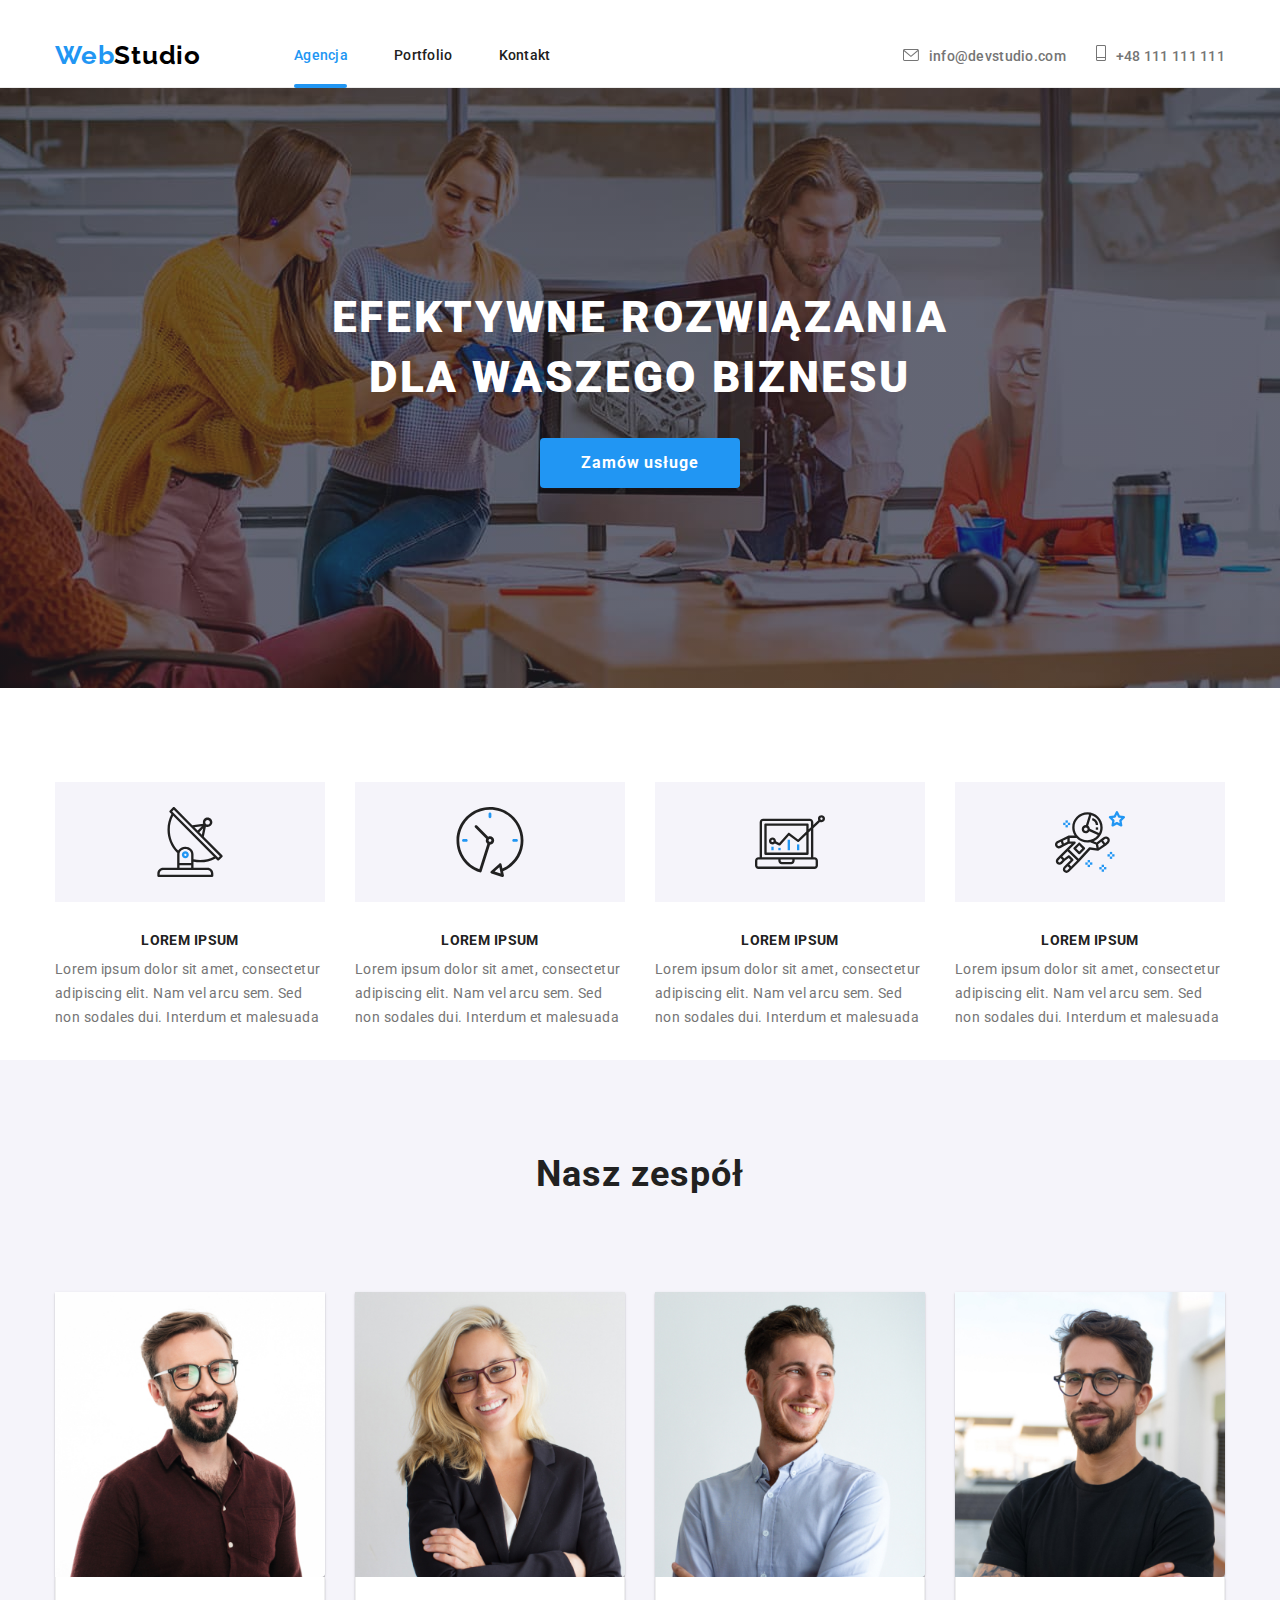
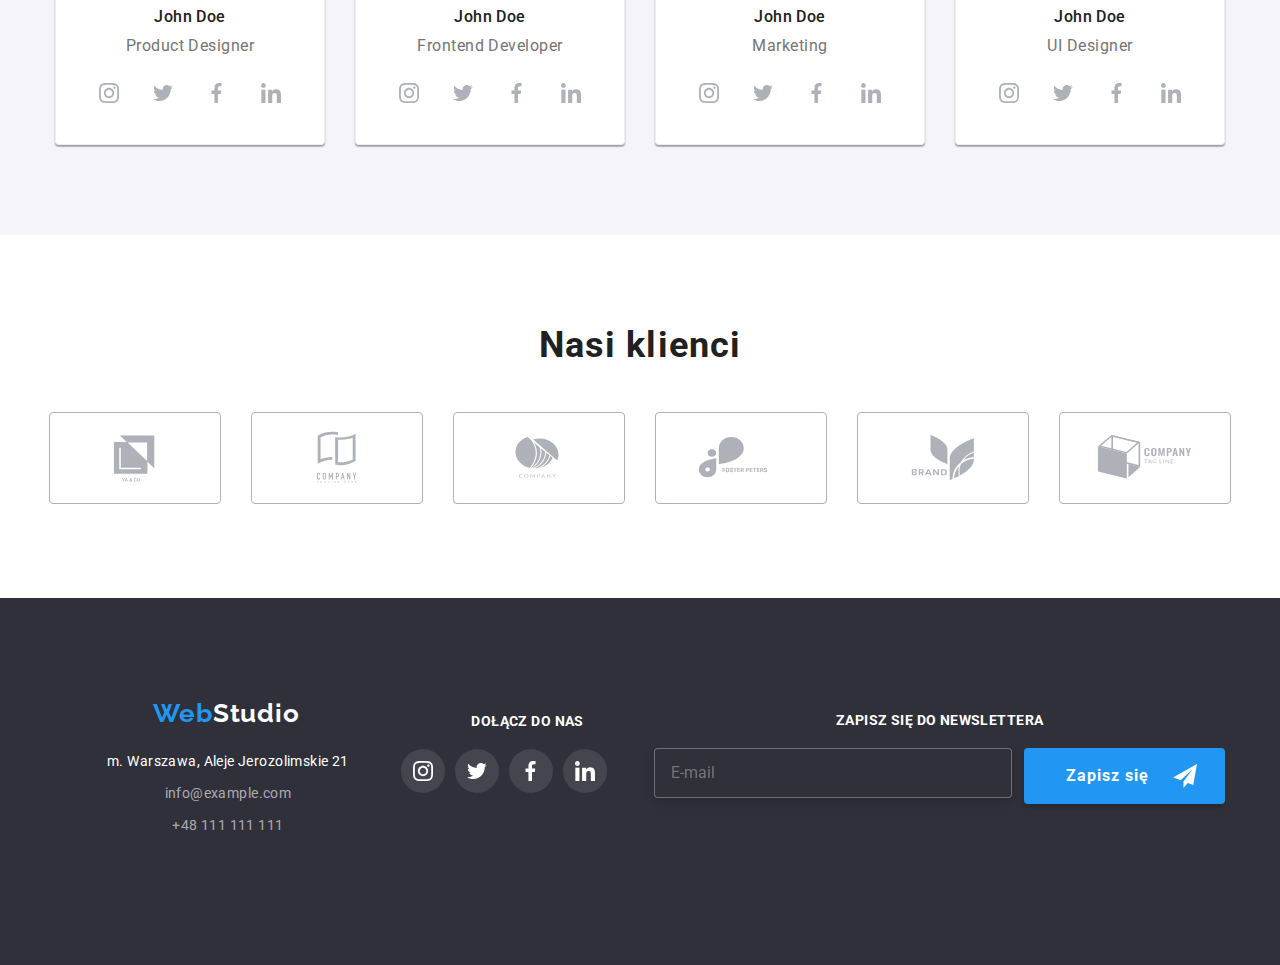
<file: index.html>
<!DOCTYPE html>
<html lang="en">

<head>
  <meta charset="UTF-8" />
  <meta http-equiv="X-UA-Compatible" content="IE=edge" />
  <meta name="viewport" content="width=device-width, initial-scale=1.0" />
  <title>Studio</title>

  <link rel="preconnect" href="https://fonts.googleapis.com">
  <link rel="preconnect" href="https://fonts.gstatic.com" crossorigin>
  <link href="https://fonts.googleapis.com/css2?family=Raleway:wght@700&display=swap" rel="stylesheet">
  <link rel="preconnect" href="https://fonts.googleapis.com">
  <link rel="preconnect" href="https://fonts.googleapis.com">
  <link rel="preconnect" href="https://fonts.gstatic.com" crossorigin>
  <link href="https://fonts.googleapis.com/css2?family=Roboto:wght@300;500;700;900&display=swap" rel="stylesheet">
  <link rel="preconnect" href="https://fonts.gstatic.com" crossorigin>
  <link href="https://fonts.googleapis.com/css2?family=Raleway:wght@700&display=swap" rel="stylesheet">
  <link rel="stylesheet"
    href="https://cdnjs.cloudflare.com/ajax/libs/modern-normalize/0.7.0/modern-normalize.min.css" />
  <link rel="stylesheet" href="./css/main.min.css">
</head>

<body>
   <header class="header">
    <div class="container">
    <div class="header__container">
      <a class="logo" href="index.html"><span class="logo__web">Web</span><span class="logo__studio">Studio</a></span>
      <div class="hamburger-menu">
        <div class="line line-1"></div>
        <div class="line line-2"></div>
        <div class="line line-3"></div>
      </div>
      <div class="navbar">
      <nav>
      
        <ul class="nav list">
          <li class="nav__item">
            <a class="nav__link nav__link--active" href="index.html">Agencja</a>
          </li>
          <li class="nav__item">
            <a class="nav__link" href="portfolio.html">Portfolio</a>
          </li>
          <li class="nav__item">
            <a class="nav__link" href="#">Kontakt</a>
          </li>
        </ul>
      </nav>
     
      <ul class="contact contact__top list ">
        <li class="contact__item">
          <a class="contact__link contact__link-mail" href="mailto:"><svg class="contact-envelope__icon">
              <use href="./images/icons/icons.svg#icon-envelope"></use>
            </svg>info@devstudio.com

          </a>
        </li>
        <li class="contact__item">
          <a href="tel:" class="contact__link contact-top__link"><svg class="contact-phone__icon">
              <use href="./images/icons/icons.svg#icon-phone"></use>
            </svg>+48 111 111 111</a>
        </li>
      </ul>
      <ul class="header__social list">
        <li class="header__social-item">
         
          <a class="header__social-link" href="#">Instagram</a></li>
        <li class="header__social-item">
          <a class="header__social-link" href="#">Twitter</a></li>
        <li class="header__social-item">
          <a class="header__social-link" href="#">Facebook</a></li>
        <li class="header__social-item">
          <a class="header__social-link" href="#">LinkedIn</a></li>
        
      </ul>
      </div>
    </div>
    </div>
    <div class="header__line"></div>
  </header> 
  <main>
    <section class="hero">
      <div class="container">
        <h1 class="hero__title">EFEKTYWNE ROZWIĄZANIA<br> DLA WASZEGO BIZNESU</h1>
        <button class="hero__button" type="button" data-modal-open>Zamów usługe</button>
      </div>
    </section>
    <section class="lorem-ipsum">
      <div class="container">
        <ul class="lorem-ipsum__list list">
          <li class="lorem-ipsum__item">
            <div class="lorem-ipsum__icon">
              <svg width="70px" height="70px">
                <use href="./images/icons/icons.svg#icon-satelite"></use>
              </svg>
            </div>
            <p class="lorem-ipsum__header">LOREM IPSUM</p>
            <p class="lorem-ipsum__description">
              Lorem ipsum dolor sit amet, consectetur adipiscing elit. Nam vel
              arcu sem. Sed non sodales dui. Interdum et malesuada
            </p>
          </li>
          <li class="lorem-ipsum__item">
            <div class="lorem-ipsum__icon"><svg width="70px" height="70px">
                <use href="./images/icons/icons.svg#icon-circle"></use>
              </svg></div>
            <p class="lorem-ipsum__header">LOREM IPSUM</p>
            <p class="lorem-ipsum__description">
              Lorem ipsum dolor sit amet, consectetur adipiscing elit. Nam vel
              arcu sem. Sed non sodales dui. Interdum et malesuada
            </p>
          </li>
          <li class="lorem-ipsum__item">
            <div class="lorem-ipsum__icon"><svg width="70" height="70px">
                <use href="./images/icons/icons.svg#icon-computer"></use>
              </svg></div>
            <p class="lorem-ipsum__header">LOREM IPSUM</p>
            <p class="lorem-ipsum__description">
              Lorem ipsum dolor sit amet, consectetur adipiscing elit. Nam vel
              arcu sem. Sed non sodales dui. Interdum et malesuada
            </p>
          </li>
          <li class="lorem-ipsum__item">
            <div class="lorem-ipsum__icon"><svg width="70" height="70">
                <use href="./images/icons/icons.svg#icon-astronaut-1"></use>
              </svg></div>
            <p class="lorem-ipsum__header">LOREM IPSUM</p>
            <p class="lorem-ipsum__description">
              Lorem ipsum dolor sit amet, consectetur adipiscing elit. Nam vel
              arcu sem. Sed non sodales dui. Interdum et malesuada
            </p>
          </li>
        </ul>
      </div>
    </section>
   <section class="about-us section">
      <div class="container">
        <h2 class="secondary-title">Czym się zajmujemy</h2>
        <ul class="about-us__list list">
          
            <li class="about-us__item">
              <img class="about-us__img" src="images/img1.jpg" alt="czlowiek piszący na klawiaturze" width="370"
                height="294" />
              <h3 class="about-us__header">
                
                  APLIKACJE KOMPUTEROWE
                
              
          
          </li>

          <li class="about-us__item">
              <img class="about-us__img" src="images/img2.jpg" alt="czlowiek używający telefonu i komputera" width="370"
                height="294" />
              <h3 class="about-us__header">
                
                  APLIKACJE MOBILNE
                
              
            
          </li>
          <li class="about-us__item">
              <img class="about-us__img" src="images/img3.jpg" alt="czlowiek używający tableta" width="370"
                height="294" />
              <h3 class="about-us__header">
                
                  ROZWIĄZANIA GRAFICZNE
               
            
          </li>
        </ul>
      </div>
    </section> 
    <section class="our-team section">
      <div class="container">
        <h2 class="secondary-title">Nasz zespół</h2>
        <ul class="our-team__list list">
          <li class="our-team__item">
            <img class="our-team__img" 
            src="./images/img4.jpg" 
            srcset="
            ./images/tablet/employee-tablet.jpg 354w,
            ./images/tablet/employee-tablet@2x.jpg 2x,
            ./images/mobile/employee-mobile.jpg 450w,
            ./images/mobile/employee-mobile@2x.jpg 2x,
            "
            sizes="(min-width: 768px) 354px,(min-width: 320px) 450px,"
            alt="Pracownik" 
             
            />
            <div class="our-team__wrap">
              <p class="our-team__name">John Doe</p>
              <p class="our-team__description">Product Designer</p>
              <div>
                <ul class="list our-team__icon-list">
                  <li class="our-team__item-icon"><a class="our-team__link" href="#"><svg class="social-icon">
                        <use href="./images/icons/icons.svg#icon-instagram"></use>
                      </svg></a></li>
                  <li class="our-team__item-icon"><a class="our-team__link" href="#"><svg class="social-icon">
                        <use href="./images/icons/icons.svg#icon-twitter"></use>
                      </svg></a></li>
                  <li class="our-team__item-icon"><a class="our-team__link" href="#"><svg class="social-icon">
                        <use href="./images/icons/icons.svg#icon-facebook"></use>
                      </svg></a></li>
                  <li class="our-team__item-icon"><a class="our-team__link" href="#"><svg class="social-icon">
                        <use href="./images/icons/icons.svg#icon-linkedin"></use>
                      </svg></a></li>
                </ul>
              </div>
            </div>
          </li>
          <li class="our-team__item">
            <img class="our-team__img"
             src="./images/img5.jpg" 
             srcset="
            ./images/tablet/employee-tablet-2.jpg 354w,
            ./images/tablet/employee-tablet-2@2x.jpg 2x,
            ./images/mobile/employee-mobile-2.jpg 450w,
            ./images/mobile/employee-mobile-2@2x.jpg 2x,
            "
            sizes="(min-width: 768px) 354px,(min-width: 320px) 450px,"
             alt="Pracownik" 
             />
            <div class="our-team__wrap">
              <p class="our-team__name">John Doe</p>
              <p class="our-team__description">Frontend Developer</p>
              <div>
                <ul class="list our-team__icon-list">
                  <li class="our-team__item-icon"><a class="our-team__link" href="#"><svg class="social-icon">
                        <use href="./images/icons/icons.svg#icon-instagram"></use>
                      </svg></a></li>
                  <li class="our-team__item-icon"><a class="our-team__link" href="#"><svg class="social-icon">
                        <use href="./images/icons/icons.svg#icon-twitter"></use>
                      </svg></a></li>
                  <li class="our-team__item-icon"><a class="our-team__link" href="#"><svg class="social-icon">
                        <use href="./images/icons/icons.svg#icon-facebook"></use>
                      </svg></a></li>
                  <li class="our-team__item-icon"><a class="our-team__link" href="#"><svg class="social-icon">
                        <use href="./images/icons/icons.svg#icon-linkedin"></use>
                      </svg></a></li>
                </ul>
              </div>
            </div>
          </li>
          <li class="our-team__item">
            <img class="our-team__img" 
            src="./images/img6.jpg" 
            srcset="
            ./images/tablet/employee-tablet-3.jpg 354w,
            ./images/tablet/employee-tablet-3@2x.jpg 2x,
            ./images/mobile/employee-mobile-3.jpg 450w,
            ./images/mobile/employee-mobile-3@2x.jpg 2x,
            "
            sizes="(min-width: 768px) 354px,(min-width: 320px) 450px,"
            alt="Pracownik" 
             />
            <div class="our-team__wrap">
              <p class="our-team__name">John Doe</p>
              <p class="our-team__description">Marketing</p>
              <div>
                <ul class="list our-team__icon-list">
                  <li class="our-team__item-icon"><a class="our-team__link" href="#"><svg class="social-icon">
                        <use href="./images/icons/icons.svg#icon-instagram"></use>
                      </svg></a></li>
                  <li class="our-team__item-icon"><a class="our-team__link" href="#"><svg class="social-icon">
                        <use href="./images/icons/icons.svg#icon-twitter"></use>
                      </svg></a></li>
                  <li class="our-team__item-icon"><a class="our-team__link" href="#"><svg class="social-icon">
                        <use href="./images/icons/icons.svg#icon-facebook"></use>
                      </svg></a></li>
                  <li class="our-team__item-icon"><a class="our-team__link" href="#"><svg class="social-icon">
                        <use href="./images/icons/icons.svg#icon-linkedin"></use>
                      </svg></a></li>
                </ul>
              </div>
            </div>

          </li>
          <li class="our-team__item">
            <img class="our-team__img" 
            src="./images/img7.jpg" 
            srcset="
            ./images/tablet/employee-tablet-4.jpg 354w,
            ./images/tablet/employee-tablet-4@2x.jpg 2x,
            ./images/mobile/employee-mobile-4.jpg 450w,
            ./images/mobile/employee-mobile-4@2x.jpg 2x,
            "
            sizes="(min-width: 768px) 354px,(min-width: 320px) 450px,"
            alt="Pracownik" 
             />
            <div class="our-team__wrap">
              <p class="our-team__name">John Doe</p>
              <p class="our-team__description">UI Designer</p>
              <div>
                <ul class="list our-team__icon-list">
                  <li class="our-team__item-icon"><a class="our-team__link" href="#"><svg class="social-icon">
                        <use href="./images/icons/icons.svg#icon-instagram"></use>
                      </svg></a></li>
                  <li class="our-team__item-icon"><a class="our-team__link" href="#"><svg class="social-icon">
                        <use href="./images/icons/icons.svg#icon-twitter"></use>
                      </svg></a></li>
                  <li class="our-team__item-icon"><a class="our-team__link" href="#"><svg class="social-icon">
                        <use href="./images/icons/icons.svg#icon-facebook"></use>
                      </svg></a></li>
                  <li class="our-team__item-icon"><a class="our-team__link" href="#"><svg class="social-icon">
                        <use href="./images/icons/icons.svg#icon-linkedin"></use>
                      </svg></a></li>
                </ul>
              </div>
            </div>

          </li>
        </ul>
      </div>
    </section> 
 <section class="clients section">
      <div class="container">
        <h2 class="clients__title">Nasi klienci</h2>
        <ul class="clients__list list">
          <li class="clients__item"><a class="clients__link" href="#"><svg class="client-icon">
                <use href="./images/icons/icons.svg#icon-logo"></use>
              </svg></a></li>
          <li class="clients__item"><a class="clients__link" href="#"><svg class="client-icon">
                <use href="./images/icons/icons.svg#icon-logo-1"></use>
              </svg></a></li>
          <li class="clients__item"><a class="clients__link" href="#"><svg class="client-icon">
                <use href="./images/icons/icons.svg#icon-logo-2"></use>
              </svg></a></li>
          <li class="clients__item"><a class="clients__link" href="#"><svg class="client-icon">
                <use href="./images/icons/icons.svg#icon-logo-3"></use>
              </svg></a></li>
          <li class="clients__item"><a class="clients__link" href="#"><svg class="client-icon">
                <use href="./images/icons/icons.svg#icon-logo-4"></use>
              </svg></a></li>
          <li class="clients__item"><a class="clients__link" href="#"><svg class="client-icon">
                <use href="./images/icons/icons.svg#icon-logo-5"></use>
              </svg></a></li>
        </ul>
      </div>
    </section>
  </main>
  <footer class="footer">
    <div class="container">
      <div class="footer__left-side">
        <a class="logo footer__logo" href="WebStudio"><span class="logo__web">Web</span><span
            class="logo-footer__studio">Studio</a></span>
        <address>
          <ul class="footer-left__list">
            <li class="footer__list-item">

              <a class="contact contact__address" href="https://goo.gl/maps/EpboLFkDeiHd2VRH7">m. Warszawa, Aleje
                Jerozolimskie 21</a>
            </li>
            <li class="footer__list-item"><a class=" contact" href="mailto:">info@example.com</a></li>
            <li class="footer__list-item"><a class=" contact" href="tel:">+48 111 111 111</a></li>
          </ul>
        </address>
      </div>
      <div class="footer__right-side">
        <h3 class="footer__title">DOŁĄCZ DO NAS</h3>
        <ul class="footer-right__list list">
          <li class="footer__item"><a class="footer__link" href="#"><svg class="footer-icons">
                <use href="./images/icons/icons.svg#icon-instagram"></use>
              </svg></a></li>
          <li class="footer__item"><a class="footer__link" href="#"><svg class="footer-icons">
                <use href="./images/icons/icons.svg#icon-twitter"></use>
              </svg></a></li>
          <li class="footer__item"><a class="footer__link" href="#"><svg class="footer-icons">
                <use href="./images/icons/icons.svg#icon-facebook"></use>
              </svg></a></li>
          <li class="footer__item"><a class="footer__link" href="#"><svg class="footer-icons">
                <use href="./images/icons/icons.svg#icon-linkedin"></use>
              </svg></a></li>
        </ul>
      </div>
      <div class="footer__container">
        <p class="footer__sign-in">ZAPISZ SIĘ DO NEWSLETTERA</p>
        <form class="newsletter__form" action="#">
          <input class="footer__input" type="email" placeholder="E-mail">
          <button class="send-button" type="submit">Zapisz się
            <svg class="send-icon">
              <use href="./images/icons/icons3.svg#icon-icon-send"></use>
            </svg></button>
        </form>
      </div>
    </div>
  </footer>
  <div class="backdrop is-hidden" data-modal>
    <div class="modal">
      <button type="button" class="modal__button-close" data-modal-close>
        <svg class="modal__icon-close">
          <use href="./images/icons/icons2.svg#icon-close"></use>
        </svg>
      </button>
      <h2 class="modal-form__header">Zostaw swoje dane w formularzu poniżej</h2>
      <form action="#" class="modal__form">

        <div class="modal-form__field"> <label for="user_name">Imie</label>
          <span class="modal-form__input-wrapper">
            <input type="text" name="user_name" class="modal-form__input" id="user_name" />
            <span class="modal-form__icon">
              <svg class="modal__icon">
                <use href="./images/icons/icons2.svg#icon-person-black">
                </use>
              </svg> </span> </span>
        </div>

        <div class="modal-form__field">
          <label for="tel">Telefon</label>
          <span class="modal-form__input-wrapper">
            <input type="text" name="tel" class="modal-form__input" id="tel" />
            <span class="modal-form__icon">
              <svg class="modal__icon">
                <use href="./images/icons/icons2.svg#icon-phone-black">
                </use>
              </svg> </span> </span>
        </div>

        <div class="modal-form__field">
          <label for="email">Email</label>
          <span class="modal-form__input-wrapper">
            <input type="email" name="tel" class="modal-form__input" id="email" />
            <span class="modal-form__icon">
              <svg class="modal__icon">
                <use href="./images/icons/icons2.svg#icon-email-black">
                </use>
              </svg> </span> </span>
        </div>

        <div class="modal-form__field">
          <label for="user-message">Komentarz
            <span class="modal-form__input-wrapper">
              <textarea class="modal-form__message" name="user-message" id="user-message" placeholder="Wprowadź tekst"
                id="#" cols="30" rows="10"></textarea>
            </span>
          </label>
        </div>

        <div class="user-policy__wrap">
          <input id="user-policy" class="modal-form__policy " type="checkbox" name="user-policy" value="accept-policy">
          <div class="modal-form__policy-text"><label for="user-policy"> Oświadczam iż akceptuję <a class="rules"
                href="#">Regulamin</a> i <a class="rules" href="#">Politykę Prywatności.</a></label>
          </div>
        </div>
        <button type="submit" class="modal-form__button">Wyślij

        </button>
      </form>
    </div>
  </div>
  <script src="./js/modal.js">
  
  </script>
  <script src="./js/menu-mobile.js"> </script>
</body>

</html>
</file>
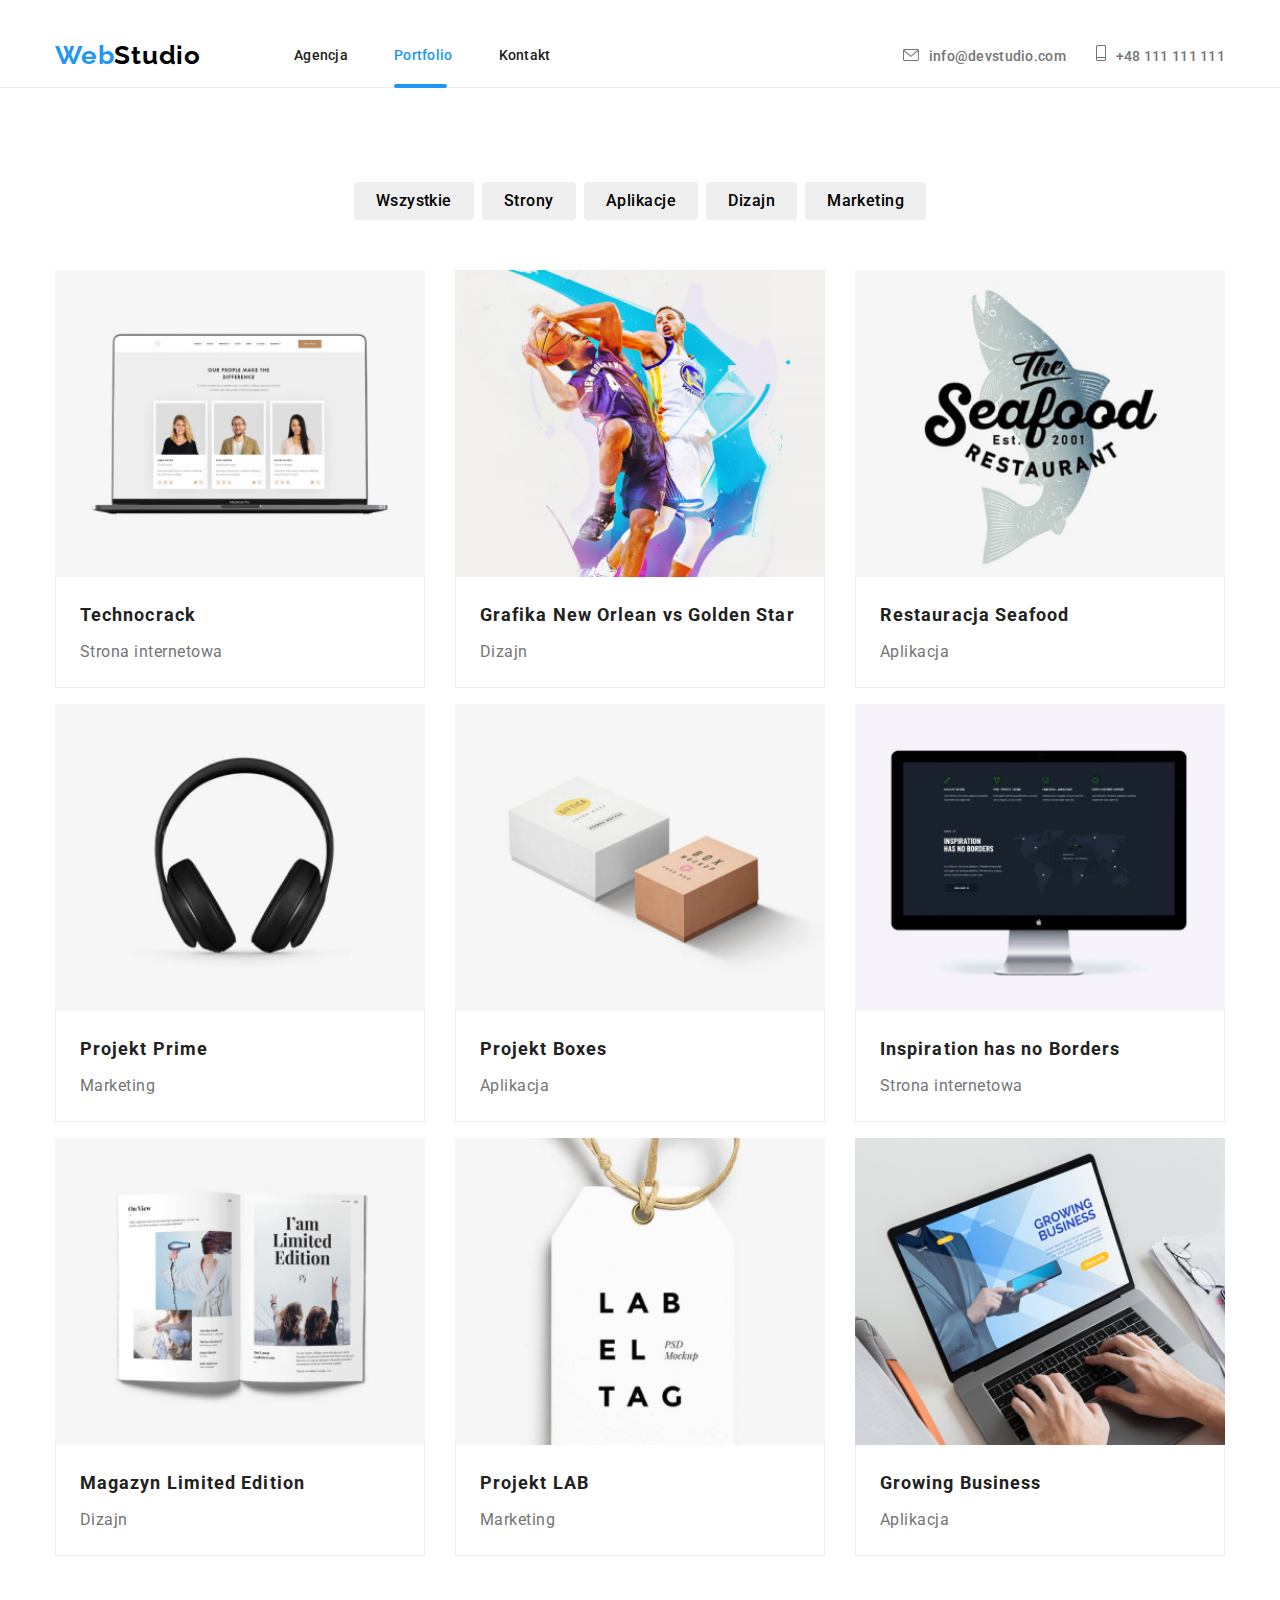
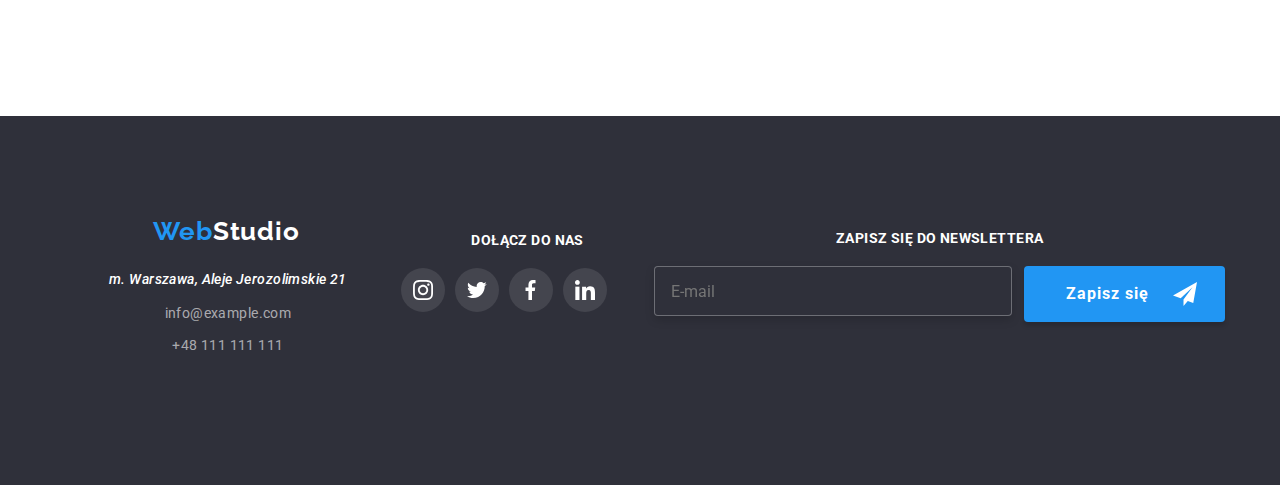
<file: portfolio.html>
<!DOCTYPE html>
<html lang="en">

<head>
  <meta charset="UTF-8" />
  <meta http-equiv="X-UA-Compatible" content="IE=edge" />
  <meta name="viewport" content="width=device-width, initial-scale=1.0" />
  <title>Portfolio</title>

  <link rel="preconnect" href="https://fonts.googleapis.com">
  <!-- Raleway-->
  <link rel="preconnect" href="https://fonts.gstatic.com" crossorigin>
  <link href="https://fonts.googleapis.com/css2?family=Raleway:wght@700&display=swap" rel="stylesheet">
  <!-- roboto -->
  <link rel="preconnect" href="https://fonts.googleapis.com">
  <link rel="preconnect" href="https://fonts.gstatic.com" crossorigin>
  <link href="https://fonts.googleapis.com/css2?family=Roboto:wght@300;500;700;900&display=swap" rel="stylesheet">
  <link rel="preconnect" href="https://fonts.googleapis.com">
  <link rel="preconnect" href="https://fonts.gstatic.com" crossorigin>
  <link href="https://fonts.googleapis.com/css2?family=Raleway:wght@700&family=Roboto:wght@400;500;700;900&display=swap"
    rel="stylesheet">
  <link rel="stylesheet"
    href="https://cdnjs.cloudflare.com/ajax/libs/modern-normalize/0.7.0/modern-normalize.min.css" />
  <link rel="stylesheet" href="./css/main.min.css">
</head>

<body>
  <header class="header">
    <div class="container">
      <div class="header__container">
      <a class="logo" href="index.html"><span class="logo__web">Web</span><span class="logo__studio">Studio</a></span>
     <div class="hamburger-menu">
        <div class="line line-1"></div>
        <div class="line line-2"></div>
        <div class="line line-3"></div>
      </div>
      <div class="navbar">
      <nav>
      
        <ul class="nav list">
          <li class="nav__item">
            <a class="nav__link nav__link" href="index.html">Agencja</a>
          </li>
          <li class="nav__item">
            <a class="nav__link nav__link--active" href="portfolio.html">Portfolio</a>
          </li>
          <li class="nav__item">
            <a class="nav__link" href="#">Kontakt</a>
          </li>
        </ul>
      </nav>
     
      <ul class="contact contact__top list ">
        <li class="contact__item">
          <a class="contact__link contact__link-mail" href="mailto:"><svg class="contact-envelope__icon">
              <use href="./images/icons/icons.svg#icon-envelope"></use>
            </svg>info@devstudio.com

          </a>
        </li>
        <li class="contact__item">
          <a href="tel:" class="contact__link contact-top__link"><svg class="contact-phone__icon">
              <use href="./images/icons/icons.svg#icon-phone"></use>
            </svg>+48 111 111 111</a>
        </li>
      </ul>
      <ul class="header__social list">
        <li class="header__social-item">
         
          <a class="header__social-link" href="#">Instagram</a></li>
        <li class="header__social-item">
          <a class="header__social-link" href="#">Twitter</a></li>
        <li class="header__social-item">
          <a class="header__social-link" href="#">Facebook</a></li>
        <li class="header__social-item">
          <a class="header__social-link" href="#">LinkedIn</a></li>
        
      </ul>
      </div>
      </div>
    </div>
    </div>
    <div class="header__line"></div>
  </header>
  <main>
    <section class="projects section">
      <div class="container">
        <ul class="projects__filters list">
          <li class="projects-filters__item"><button class="projects-filters__button" type="button">Wszystkie</button>
          </li>
          <li class="projects-filters__item"><button class="projects-filters__button" type="button">Strony</button></li>
          <li class="projects-filters__item"><button class="projects-filters__button" type="button">Aplikacje</button>
          </li>
          <li class="projects-filters__item"><button class="projects-filters__button" type="button">Dizajn</button></li>
          <li class="projects-filters__item"><button class="projects-filters__button" type="button">Marketing</button>
          </li>
        </ul>
        <ul class="projects__list list">
          <li class="projects__item">
            <div class="projects__photo">
              <img class="projects__img" 
              src="images/portfolio/img1.jpg"
               srcset="
              ./images/tablet/portfolio-tablet/img(7).jpg 354w,
              ./images/tablet/portfolio-tablet/img(7).jpg 2x,
              ./images/mobile/portfolio-mobile/img(8).jpg 450w,
              ./images/mobile/portfolio-mobile/img(8).jpg 2x,
              "
              sizes="(min-width: 768px) 354px,(min-width: 320px) 450px,"
               alt="laptop ze zdjeciami" 
                 />
              <div class="projects__overlay">
                <p class="projects__text">Technocrack jest popularną platformą wykorzystywaną do rozpowszechniania
                  koronawirusa. Firmy wykorzystują tę platformę do celów szpiegowskich i ataków na niezabezpieczone
                  serwery konkurencji</p>
              </div>
            </div>
            <div class="projects__wrap">
              <h4 class="projects__title">Technocrack</h4>
              <p class="projects__description">Strona internetowa</p>

            </div>

          </li>
          <li class="projects__item">
            <div class="projects__photo">
              <img class="projects__img" 
              src="images/portfolio/img2.jpg"
              
              srcset="
              ./images/tablet/portfolio-tablet/img(6).jpg 354w,
              ./images/tablet/portfolio-tablet/img(6).jpg 2x,
              ./images/mobile/portfolio-mobile/img(7).jpg 450w,
              ./images/mobile/portfolio-mobile/img(7).jpg 2x,
              "
              sizes="(min-width: 768px) 354px,(min-width: 320px) 450px,"
              
               alt="koszykowka"  />
              <div class="projects__overlay">
                <p class="projects__text">Technocrack jest popularną platformą wykorzystywaną do rozpowszechniania
                  koronawirusa. Firmy wykorzystują tę platformę do celów szpiegowskich i ataków na niezabezpieczone
                  serwery konkurencji</p>
              </div>
            </div>
            <div class="projects__wrap">
              <h4 class="projects__title">Grafika New Orlean vs Golden Star</h4>
              <p class="projects__description">Dizajn</p>
            </div>
          </li>
          <li class="projects__item">
            <div class="projects__photo">
              <img class="projects__img" 
              src="images/portfolio/img3.jpg"
              
              srcset="
              ./images/tablet/portfolio-tablet/img(5).jpg 354w,
              ./images/tablet/portfolio-tablet/img(5).jpg 2x,
              ./images/mobile/portfolio-mobile/img(6).jpg 450w,
              ./images/mobile/portfolio-mobile/img(6).jpg 2x,
              "
              sizes="(min-width: 768px) 354px,(min-width: 320px) 450px,"
              
               alt="logo seafood"  />
              <div class="projects__overlay">
                <p class="projects__text">Technocrack jest popularną platformą wykorzystywaną do rozpowszechniania
                  koronawirusa. Firmy wykorzystują tę platformę do celów szpiegowskich i ataków na niezabezpieczone
                  serwery konkurencji</p>
              </div>
            </div>
            <div class="projects__wrap">
              <h4 class="projects__title">Restauracja Seafood</h4>
              <p class="projects__description">Aplikacja</p>
            </div>
          </li>
          <li class="projects__item">
            <div class="projects__photo">
              <img class="projects__img" 
              src="images/portfolio/img4.jpg"
              
              srcset="
              ./images/tablet/portfolio-tablet/img(4).jpg 354w,
              ./images/tablet/portfolio-tablet/img(4).jpg 2x,
              ./images/mobile/portfolio-mobile/img(5).jpg 450w,
              ./images/mobile/portfolio-mobile/img(5).jpg 2x,
              "
              sizes="(min-width: 768px) 354px,(min-width: 320px) 450px,"
              
               alt="sluchawki"  />
              <div class="projects__overlay">
                <p class="projects__text">Technocrack jest popularną platformą wykorzystywaną do rozpowszechniania
                  koronawirusa. Firmy wykorzystują tę platformę do celów szpiegowskich i ataków na niezabezpieczone
                  serwery konkurencji</p>
              </div>
            </div>
            <div class="projects__wrap">
              <h4 class="projects__title">Projekt Prime</h4>
              <p class="projects__description">Marketing</p>
            </div>
          </li>
          <li class="projects__item">
            <div class="projects__photo">
              <img class="projects__img" 
              src="images/portfolio/img5.jpg"
             
              srcset="
              ./images/tablet/portfolio-tablet/img(3).jpg 354w,
              ./images/tablet/portfolio-tablet/img(3).jpg 2x,
              ./images/mobile/portfolio-mobile/img(4).jpg 450w,
              ./images/mobile/portfolio-mobile/img(4).jpg 2x,
              "
              sizes="(min-width: 768px) 354px,(min-width: 320px) 450px,"
              
               alt="pudelka"  />
              <div class="projects__overlay">
                <p class="projects__text">Technocrack jest popularną platformą wykorzystywaną do rozpowszechniania
                  koronawirusa. Firmy wykorzystują tę platformę do celów szpiegowskich i ataków na niezabezpieczone
                  serwery konkurencji</p>
              </div>
            </div>
            <div class="projects__wrap">
              <h4 class="projects__title">Projekt Boxes</h4>
              <p class="projects__description">Aplikacja</p>
            </div>
          </li>
          <li class="projects__item">
            <div class="projects__photo">
              <img class="projects__img" 
              src="images/portfolio/img6.jpg"
              
              srcset="
              ./images/tablet/portfolio-tablet/img(2).jpg 354w,
              ./images/tablet/portfolio-tablet/img(2).jpg 2x,
              ./images/mobile/portfolio-mobile/img(3).jpg 450w,
              ./images/mobile/portfolio-mobile/img(3).jpg 2x,
              "
              sizes="(min-width: 768px) 354px,(min-width: 320px) 450px,"
              
               alt="monitor"  />
              <div class="projects__overlay">
                <p class="projects__text">Technocrack jest popularną platformą wykorzystywaną do rozpowszechniania
                  koronawirusa. Firmy wykorzystują tę platformę do celów szpiegowskich i ataków na niezabezpieczone
                  serwery konkurencji</p>
              </div>
            </div>
            <div class="projects__wrap">
              <h4 class="projects__title">Inspiration has no Borders</h4>
              <p class="projects__description">Strona internetowa</p>
            </div>
          </li>
          <li class="projects__item">
            <div class="projects__photo">
              <img class="projects__img" 
              src="images/portfolio/img7.jpg"
              
              srcset="
              ./images/tablet/portfolio-tablet/img(1).jpg 354w,
              ./images/tablet/portfolio-tablet/img(1).jpg 2x,
              ./images/mobile/portfolio-mobile/img(2).jpg 450w,
              ./images/mobile/portfolio-mobile/img(2).jpg 2x,
              "
              sizes="(min-width: 768px) 354px,(min-width: 320px) 450px,"
              
               alt="ksiazka"  />
              <div class="projects__overlay">
                <p class="projects__text">Technocrack jest popularną platformą wykorzystywaną do rozpowszechniania
                  koronawirusa. Firmy wykorzystują tę platformę do celów szpiegowskich i ataków na niezabezpieczone
                  serwery konkurencji</p>
              </div>
            </div>
            <div class="projects__wrap">
              <h4 class="projects__title">Magazyn Limited Edition</h4>
              <p class="projects__description">Dizajn</p>
            </div>
          </li>
          <li class="projects__item">
            <div class="projects__photo">
              <img class="projects__img" 
              src="images/portfolio/img8.jpg"
              
              srcset="
              ./images/tablet/portfolio-tablet/img.jpg 354w,
              ./images/tablet/portfolio-tablet/img.jpg 2x,
              ./images/mobile/portfolio-mobile/img(1).jpg 450w,
              ./images/mobile/portfolio-mobile/img(1).jpg 2x,
              "
              sizes="(min-width: 768px) 354px,(min-width: 320px) 450px,"
              
               alt="tag z nazwa"  />
              <div class="projects__overlay">
                <p class="projects__text">Technocrack jest popularną platformą wykorzystywaną do rozpowszechniania
                  koronawirusa. Firmy wykorzystują tę platformę do celów szpiegowskich i ataków na niezabezpieczone
                  serwery konkurencji</p>
              </div>
            </div>
            <div class="projects__wrap">
              <h4 class="projects__title">Projekt LAB</h4>
              <p class="projects__description">Marketing</p>
            </div>
          </li>
          <li class="projects__item">
            <div class="projects__photo">
              <img class="projects__img" 
              src="images/portfolio/img9.jpg"
              
              srcset="
              ./images/tablet/portfolio-tablet/img(8).jpg 354w,
              ./images/tablet/portfolio-tablet/img(8).jpg 2x,
              ./images/mobile/portfolio-mobile/img.jpg 450w,
              ./images/mobile/portfolio-mobile/img.jpg 2x,
              "
              sizes="(min-width: 768px) 354px,(min-width: 320px) 450px,"
              
               alt="czlowiek piszacy na laptopie" 
                 />
              <div class="projects__overlay">
                <p class="projects__text">Technocrack jest popularną platformą wykorzystywaną do rozpowszechniania
                  koronawirusa. Firmy wykorzystują tę platformę do celów szpiegowskich i ataków na niezabezpieczone
                  serwery konkurencji</p>
              </div>
            </div>
            <div class="projects__wrap">
              <h4 class="projects__title">Growing Business</h4>
              <p class="projects__description">Aplikacja</p>
            </div>
          </li>
        </ul>
      </div>
    </section>
    <footer class="footer">
      <div class="container">
        <div class="footer__left-side">
          <a class="logo footer__logo " href="WebStudio"><span class="logo__web">Web</span><span
              class="logo-footer__studio">Studio</a></span>
          <address>
            <ul class="footer-left__list">
              <li class="footer__item">

                <a class="contact contact__address" href="https://goo.gl/maps/EpboLFkDeiHd2VRH7">m. Warszawa, Aleje
                  Jerozolimskie 21</a>
              </li>
              <li class="footer__list-item"><a class=" contact" href="mailto:">info@example.com</a></li>
              <li class="footer__list-item"><a class=" contact" href="tel:">+48 111 111 111</a></li>
            </ul>
          </address>
        </div>
        <div class="footer__right-side">
          <h3 class="footer__title">DOŁĄCZ DO NAS</h3>
          <ul class="footer-right__list list">
            <li class="footer__item"><a class="footer__link" href="#"><svg class="footer-icons">
                  <use href="./images/icons/icons.svg#icon-instagram"></use>
                </svg></a></li>
            <li class="footer__item"><a class="footer__link" href="#"><svg class="footer-icons">
                  <use href="./images/icons/icons.svg#icon-twitter"></use>
                </svg></a></li>
            <li class="footer__item"><a class="footer__link" href="#"><svg class="footer-icons">
                  <use href="./images/icons/icons.svg#icon-facebook"></use>
                </svg></a></li>
            <li class="footer__item"><a class="footer__link" href="#"><svg class="footer-icons">
                  <use href="./images/icons/icons.svg#icon-linkedin"></use>
                </svg></a></li>
          </ul>
        </div>
        <div class="footer__container">
          <p class="footer__sign-in">ZAPISZ SIĘ DO NEWSLETTERA</p>
          <form class="newsletter__form" action="#">
            <input class="footer__input" type="email" placeholder="E-mail">
            <button class="send-button" type="submit">Zapisz się
              <svg class="send-icon">
                <use href="./images/icons/icons3.svg#icon-icon-send"></use>
              </svg></button>
          </form>
        </div>
      </div>
    </footer>
  </main>
  <script src="./js/menu-mobile.js"> </script>
</body>

</html>
</file>
<file: css/main.min.css>
.is-hidden{opacity:0;visibility:hidden;pointer-events:none}h1,h2,h3,h4,h5,h6{padding:0;margin:0}ul,ol{padding:0;margin:0}p{padding:0;margin:0}body{font-family:"Roboto", sans-serif;color:var(--secondary-color);background:var(--main-background)}img{display:block;max-width:100%}.list{list-style:none}.our-team__icon-list{display:flex;align-items:center;justify-content:center;margin-top:16px}.clients__list{display:flex;flex-wrap:wrap}.footer-right__list{display:flex}.footer-left__list .contact__address{color:var(--fourth-color)}@media screen and (min-width: 768px) and (max-width: 1199px){.list{display:flex;flex-wrap:wrap}.header .contact{display:block}.clients__list{justify-content:center;justify-content:space-between}.footer-right__list{justify-content:center}.footer-left__list{list-style:none;margin-top:20px}.nav{display:flex}}@media screen and (min-width: 1200px){.list{display:flex}.clients__list{flex-wrap:nowrap}}.container{width:100%;padding:0 15px}.hero .container{max-width:480px;margin:0 auto;display:flex;align-items:center;justify-content:center;flex-wrap:wrap}.footer .container{display:flex;flex-direction:column;justify-content:center;align-items:center;text-align:center}.lorem-ipsum .container{text-align:center}.header__container{padding-top:16px;padding-bottom:16px}@media screen and (min-width: 768px) and (max-width: 1199px){.container{max-width:768px;margin:0 auto}.hero .container{flex-direction:column}.footer .container{flex-direction:row;flex-wrap:wrap}.header .container{display:flex}.header__container{padding-top:0;padding-bottom:8px}}@media screen and (min-width: 1200px){.header__container{padding-top:0;padding-bottom:8px}.container{display:flex;max-width:1200px;margin:0 auto;align-items:center;justify-content:center}.footer .container{flex-direction:row;align-items:flex-start;padding-bottom:60px;align-items:center}.section .container{flex-direction:column}}.section{padding-top:60px}.clients{padding-bottom:60px}.footer{display:flex;padding-bottom:60px}.projects{padding-bottom:60px}@media screen and (min-width: 768px) and (max-width: 1199px){.lorem-ipsum{padding-top:60px}.clients{padding-top:60px}}@media screen and (min-width: 1200px){.section{padding-bottom:94px;padding-top:94px}}.backdrop{position:fixed;left:0;top:0;width:100%;height:100%;background-color:rgba(0,0,0,0.1)}.rules{color:var(--main-color)}#user-policy{appearance:none;width:16px;height:16px;border:2px solid black;border-radius:2px;background-repeat:no-repeat;background-position:center;background-size:contain;margin-right:6px}#user-policy:checked{background-image:url(../images/icons/icon-tick.svg);background-color:var(--main-color);border:none}.user-policy__wrap{display:flex;justify-content:center;align-items:center}.modal-form__policy-text{font-weight:normal;font-size:12px;line-height:14px;letter-spacing:0.03em;white-space:wrap;color:var(--third-color)}.modal-form__button{padding:10px 76px;background:#2196f3;box-shadow:0px 4px 4px rgba(0,0,0,0.15);border-radius:4px;margin-top:30px;border:none;color:white;font-style:normal;font-weight:bold;font-size:16px;line-height:30px;cursor:pointer;letter-spacing:0.06em;display:block;margin:0 auto;margin-top:31px}.modal-form__message{width:100%;height:120px;border:1px solid rgba(33,33,33,0.2);box-sizing:border-box;border-radius:4px;resize:none;transition:border-color 250ms linear;color:black;padding:12px 16px}.modal-form__message:focus{outline:none;border-color:var(--main-color);color:#000}.modal-form__icon{position:absolute;left:0px;padding:11px 12px}.modal__icon{height:18px;width:18px}.modal-form__input-wrapper{position:relative;display:block;margin-top:4px}.modal-form__input{width:100%;height:40px;border-radius:4px;padding-left:42px;border:1px solid rgba(33,33,33,0.2);box-sizing:border-box;border-radius:4px;appearance:none}.modal-form__input:focus{outline:none;border-color:var(--main-color);color:#000}.modal-form__input:focus+.modal-form__icon{outline:none;border-color:var(--main-color);fill:var(--main-color);transition-duration:250ms;transition:border-color 250ms linear}.modal-form__field{margin-bottom:10px;font-weight:normal;font-size:12px;line-height:14px;letter-spacing:0.01em;color:var(--third-color)}.modal__form{display:flex;flex-direction:column}.modal-form__header{margin-bottom:30px;font-weight:bold;font-size:20px;line-height:23px;text-align:center;letter-spacing:0.03em;color:#212121;margin-bottom:12px}.modal__icon-close{position:absolute;height:18px;width:18px;top:5px;left:5px}.modal{position:absolute;top:50%;left:50%;transform:translate(-50%, -50%);width:100%;max-width:450px;min-height:609px;background-color:#fff;box-shadow:0px 1px 3px rgba(0,0,0,0.12),0px 1px 1px rgba(0,0,0,0.14),0px 2px 1px rgba(0,0,0,0.2);border-radius:4px;padding:40px}.modal__button-close{position:absolute;top:8px;right:8px;width:30px;height:30px;background-color:var(--fourth-color);border:1px solid rgba(0,0,0,0.1);border-radius:50%;cursor:pointer}@media screen and (min-width: 768px) and (max-width: 1199px){.modal-form__header{padding-right:40px;padding-left:40px;inline-size:400px;overflow-wrap:break-word}}@media screen and (min-width: 1200px){.modal-form__header{text-align:center;white-space:nowrap}}.logo{font-family:var(--secondary-font);font-weight:bold;font-size:26px;line-height:1.192;letter-spacing:0.03em;margin-top:40px;text-decoration:none}.footer__logo{font-family:var(--secondary-font);font-weight:bold;font-size:26px;line-height:1.192;letter-spacing:0.03em;text-decoration:none;margin-bottom:20px}.logo__web{color:var(--main-color)}.logo__studio{color:#000000}.logo-footer__studio{color:var(--fourth-color)}@media screen and (min-width: 1200px){.logo{margin-right:93px}.footer__logo{padding-left:90px}}.hero__button{padding:10px 41px;box-shadow:0px 4px 4px rgba(0,0,0,0.15);font-style:normal;font-weight:bold;font-size:16px;line-height:30px;cursor:pointer;letter-spacing:0.06em;border-radius:4px;background-color:var(--main-color);color:#ffffff;border:none}.hero__button:focus{color:var(--fourth-color)}.social-icon{width:20px;height:20px}.our-team__link{background-color:var(--fourth-color);display:flex;align-items:center;justify-content:center;width:44px;height:44px;border-radius:50%;fill:#afb1b8}.our-team__link:hover,.our-team__link:focus{fill:var(--fourth-color);background:var(--main-color)}.our-team__link:not(:last-child){margin-left:10px}.footer__link{background-color:rgba(255,255,255,0.1);display:flex;align-items:center;justify-content:center;width:44px;height:44px;border-radius:50%;fill:var(--fourth-color)}.footer__link:hover{fill:var(--fourth-color);background:var(--main-color)}.footer-icons{width:20px;height:20px}.footer-icons:hover{fill:var(--fourth-color);background:var(--main-color)}.footer-icons:focus{fill:var(--fourth-color);background:var(--main-color)}.lorem-ipsum__description{font-weight:normal;font-size:14px;line-height:1.714;letter-spacing:0.03em;color:var(--third-color);margin-bottom:30px;text-align:left}.our-team__description{font-size:16px;color:var(--third-color);line-height:1.187;letter-spacing:0.03em;text-align:center}.projects__description{font-weight:normal;font-size:16px;line-height:1.875;letter-spacing:0.03em;color:var(--third-color)}@media screen and (min-width: 768px) and (max-width: 1199px){.lorem-ipsum__description{width:354px;padding-bottom:45px;text-align:left}}@media screen and (min-width: 1200px){.projects__description{font-weight:normal;font-size:16px;line-height:1.875;letter-spacing:0.03em;color:var(--third-color)}.our-team__description{font-size:16px;color:var(--third-color);line-height:1.187;letter-spacing:0.03em;text-align:center}.lorem-ipsum__description{text-align:left}.lorem-ipsum__description:not(:last-child){margin-right:30px}}.secondary-title{font-weight:bold;font-size:28px;line-height:33px;text-align:center;letter-spacing:0.03em;margin-bottom:30px}@media screen and (min-width: 768px) and (max-width: 1199px){.secondary-title{margin-bottom:30px;padding-top:60px}}@media screen and (min-width: 1200px){.secondary-title{font-size:36px;line-height:1.166;padding-bottom:50px}}.our-team__list{justify-content:center;padding-top:16px}.contact-phone__icon{width:10px;height:16px;margin-right:10px}.contact-phone__icon:hover{fill:var(--main-color)}.contact-top__link{fill:var(--third-color)}.contact-envelope__icon-link:focus{color:var(--main-color);fill:var(--main-color)}.contact-envelope__icon{fill:var(--third-color);text-decoration:none;width:16px;height:12px;margin-right:10px}.contact-envelope__icon:hover{fill:var(--main-color)}.contact__link{color:var(--third-color);text-decoration:none;font-weight:500;font-size:14px;line-height:16px;letter-spacing:0.02em}.contact__link:hover{color:var(--main-color);fill:var(--main-color)}.contact__link:hover .contact-envelope__icon{color:var(--main-color);fill:var(--main-color)}.contact__top .contact{font-weight:500;font-size:14px;line-height:1.142;letter-spacing:0.02em;color:var(--third-color);text-decoration:none}.nav__item{margin-top:32px}.nav__link{color:black;font-style:normal;font-weight:500;font-size:30px;line-height:47px;letter-spacing:0.02em}.nav__link:hover,.nav__link:focus{color:var(--main-color)}.contact{text-decoration:none;font-size:14px;line-height:24px;text-align:center;letter-spacing:0.03em;color:rgba(255,255,255,0.6)}@media screen and (min-width: 320px) and (max-width: 767px){.header{position:relative}.contact-envelope__icon,.contact-phone__icon{display:none}.nav__link--active{color:var(--main-color)}.nav__link--active::after{position:absolute;width:53px;height:4px;background:var(--main-color);border-radius:2px;top:61px;left:0px}.nav{margin-top:33px;padding-left:40px}.hamburger-menu{width:24px;height:24px;position:absolute;top:16px;right:15px;display:flex;flex-direction:column;justify-content:space-around;z-index:9999}.line{width:100%;height:2.67px;background-color:black;transition:all 0.8s}.hamburger-menu--opened .line-1{transform:rotateZ(-405deg) translate(-5px, 6px)}.hamburger-menu--opened .line-2{opacity:0}.hamburger-menu--opened .line-3{transform:rotateZ(405deg) translate(-6px, -6px)}.navbar{padding-left:10px;width:100%;height:100%;background-color:#ffffff;position:fixed;top:0;right:-100%;display:flex;flex-direction:column;transition:right 0.8s cubic-bezier(1, 0, 0, 1);z-index:100}.change{right:0}.header .contact{text-align:initial}.nav__link,.contact-top__link{text-decoration:none}.nav__link{margin-top:48px}.nav__link:hover,.nav__link:focus{color:var(--main-color)}.contact__top{height:50%;padding-left:40px;display:flex;flex-direction:column-reverse}.contact__link-mail{font-style:normal;font-weight:500;font-size:19px;line-height:28px;letter-spacing:0.02em;text-decoration:none;color:#757575}.contact-top__link{font-style:normal;font-weight:500;font-size:25px;line-height:40px;letter-spacing:0.02em;color:#2196f3}.contact__item{margin-bottom:32px}.header__social{display:flex;justify-content:space-evenly;margin-top:64px;margin-bottom:40px}.header__social-link{color:var(--main-color);text-decoration:none;font-size:15px}.header__social-item:not(:last-child){border-right:1px solid rgba(33,33,33,0.2);padding-right:20px}.nav__item{margin-top:30px}}@media screen and (min-width: 768px) and (max-width: 1199px){.header__container{display:flex}.header__social{display:none}.navbar{display:flex}.header>.container{justify-content:space-between}.header__line{border-bottom:1px solid #ececec}.header{background:var(--fourth-color)}.nav{margin-left:93px}.nav__link{font-size:14px;text-decoration:none;display:flex;align-items:center;position:relative;margin-right:46px}.nav__link--active{color:var(--main-color)}.nav__link--active::after{position:absolute;content:"";width:53px;height:4px;background:var(--main-color);border-radius:2px;top:61px;left:0px}.contact__top{text-align:left;padding-top:40px}.contact__top{white-space:nowrap}.contact-phone__icon{width:10px;height:16px}}@media screen and (min-width: 1200px){.header__social{display:none}.header__container{display:flex;width:100%}.header__line{border-bottom:1px solid #ececec}.header{background:var(--fourth-color)}.navbar{display:flex;width:100%;justify-content:space-between}.nav__link{font-size:14px;color:var(--secondary-color);text-decoration:none;display:flex;align-items:center;position:relative;margin-right:46px}.nav__link--active{color:var(--main-color)}.nav__link--active::after{position:absolute;content:"";width:53px;height:4px;background:var(--main-color);border-radius:2px;top:52px;left:0px}.contact__top{white-space:nowrap;padding-top:44px}.contact-phone__icon{margin-left:30px}}.hero__title{font-weight:900;font-size:26px;line-height:42px;letter-spacing:0.06em;text-transform:uppercase;color:var(--fourth-color);text-align:center;margin-bottom:30px}@media screen and (min-width: 320px) and (max-width: 768px){.hero{background-image:linear-gradient(rgba(47,48,58,0.4), rgba(47,48,58,0.4)),url(../images/mobile/hero-bg-mobile.jpg);background-repeat:no-repeat;background-size:cover;background-position:center top;padding:118px 0;margin-bottom:60px}}@media screen and (min-width: 320px) and (max-width: 768px) and (min-device-pixel-ratio: 2), screen and (min-width: 320px) and (max-width: 768px) and (min-resolution: 192dpi), screen and (min-width: 320px) and (max-width: 768px) and (min-resolution: 2dppx){.hero{background-image:linear-gradient(rgba(47,48,58,0.4), rgba(47,48,58,0.4)),url(../images/mobile/hero-bg-mobile@x2.jpg)}}@media screen and (min-width: 768px) and (max-width: 1199px){.hero{background-image:linear-gradient(rgba(47,48,58,0.4), rgba(47,48,58,0.4)),url(../images/tablet/hero-bg-tablet.jpg);background-size:cover;height:400px;background-repeat:no-repeat;background-position:center top}}@media screen and (min-width: 768px) and (max-width: 1199px) and (min-device-pixel-ratio: 2), screen and (min-width: 768px) and (max-width: 1199px) and (min-resolution: 192dpi), screen and (min-width: 768px) and (max-width: 1199px) and (min-resolution: 2dppx){.hero{background-image:linear-gradient(rgba(47,48,58,0.4), rgba(47,48,58,0.4)),url(../images/tablet/hero-bg-tablet@x2.jpg);position:relative}}@media screen and (min-width: 768px) and (max-width: 1199px){.hero__title{padding-top:118px}}@media screen and (min-width: 1200px){.hero{background-image:linear-gradient(rgba(47,48,58,0.4), rgba(47,48,58,0.4)),url(../images/background/img.jpg);background-size:cover;margin:auto;padding:0;background-position:center center;max-width:1600px;padding:200px 0}.hero__title{font-size:44px;line-height:1.363;letter-spacing:0.06em;text-transform:uppercase;white-space:nowrap}}.lorem-ipsum__header{font-weight:bold;font-size:14px;line-height:16px;letter-spacing:0.03em;text-transform:uppercase;margin-bottom:10px;text-align:center}.lorem-ipsum__icon{background-color:var(--fifth-color);padding-top:25px;padding-bottom:25px;margin-bottom:30px;width:100%;height:120px}@media screen and (min-width: 768px) and (max-width: 1199px){.lorem-ipsum__header{text-align:left}.lorem-ipsum__icon{padding-left:144px;margin-bottom:30px;max-width:354px;text-align:left}.lorem-ipsum__item{max-width:50%;margin-left:10px}}@media screen and (min-width: 1200px){.lorem-ipsum{padding-top:94px;justify-content:center}.lorem-ipsum__icon{padding-right:100px;padding-left:100px;max-width:270px}.lorem-ipsum__item:not(:last-child){margin-right:30px}}@media screen and (min-width: 320px) and (max-width: 1999px){.about-us{display:none}}@media screen and (min-width: 1200px){.about-us__header{position:absolute;width:100%;bottom:0px;background:rgba(47,48,58,0.8);font-size:14px;text-align:center;letter-spacing:0.03em;text-transform:uppercase;white-space:nowrap;color:var(--fourth-color);padding:27px 0}.about-us__item{position:relative}.about-us__item:not(:last-child){margin-right:30px}}.our-team{background:var(--fifth-color);padding-bottom:60px}.our-team__name{font-weight:500;font-size:16px;line-height:1.187;letter-spacing:0.03em;margin-bottom:10px;text-align:center;padding-top:30px}.our-team__wrap{border-left:1px solid #eeeeee;border-right:1px solid #eeeeee;border-bottom:1px solid #eeeeee;max-width:100%;height:168px;box-shadow:0px 1px 3px rgba(0,0,0,0.12),0px 1px 1px rgba(0,0,0,0.14),0px 2px 1px rgba(0,0,0,0.2);border-radius:0px 0px 4px 4px;background:var(--main-background)}.our-team__img{box-shadow:0px 1px 3px rgba(0,0,0,0.12),0px 1px 1px rgba(0,0,0,0.14),0px 2px 1px rgba(0,0,0,0.2);border-radius:0px 0px 4px 0px;width:100%}.our-team__item{margin-bottom:30px}.our-team__item-icon:not(:last-child){margin-right:10px}@media screen and (min-width: 768px) and (max-width: 1199px){.our-team__list{justify-content:space-between}.our-team__wrap{width:354px}}@media screen and (min-width: 1200px){.our-team__img{margin-bottom:30px}.our-team__wrap{width:270px;height:168px;margin-top:-30px}.our-team__item:not(:last-child){margin-right:30px}.our-team__icon-list{justify-content:center;margin-top:16px}}.clients__title{font-weight:bold;font-size:28px;line-height:33px;letter-spacing:0.03em;padding-bottom:30px;text-align:center}.clients__link{display:flex;align-items:center;justify-content:center;border:1px solid #afb1b8;box-sizing:border-box;border-radius:4px;padding:16px 0;fill:#afb1b8}.clients__link:hover,.clients__link:focus{border-color:var(--main-color);fill:var(--main-color)}.client-icon{width:106px;height:60.04px}@media screen and (min-width: 320px) and (max-width: 767px){.clients__list{gap:30px;justify-content:center}.clients__item{width:40%;max-width:210px}}@media screen and (min-width: 768px) and (max-width: 1199px){.clients__link{width:226px;height:92px;margin-bottom:30px}}@media screen and (min-width: 1200px){.clients__title{font-size:36px;padding-bottom:50px}.clients__link{width:172px;height:92px}.clients__item:not(:last-child){margin-right:30px}}.footer{background:#2f303a}.footer__container{display:flex;flex-direction:column;padding-top:72px}.footer__title{color:var(--fourth-color);margin-bottom:20px;font-style:normal;font-weight:bold;font-size:14px;line-height:16px;letter-spacing:0.03em;text-transform:uppercase}.footer__input{min-width:290px;max-width:450px;height:50px;border:1px solid rgba(255,255,255,0.3);box-sizing:border-box;filter:drop-shadow(0px 4px 4px rgba(0,0,0,0.15));border-radius:4px;background:#2f303a;padding-left:16px}.footer__sign-in{font-weight:bold;font-size:14px;line-height:16px;letter-spacing:0.03em;text-transform:uppercase;color:var(--fourth-color);white-space:nowrap;margin-bottom:20px}.footer__item{list-style:none;margin-bottom:9px;font-weight:500;font-size:14px;color:rgba(255,255,255,0.6);line-height:1.7142}.footer__item:not(:first-child){margin-left:10px}.footer__left-side{padding-top:60px;display:flex;flex-direction:column}.footer__list-item{font-style:normal;margin-bottom:8px;font-weight:normal;font-size:14px;line-height:24px;text-align:center;letter-spacing:0.03em}.footer-left__list{list-style:none}.footer-left__list .contact__address{color:var(--fourth-color)}.footer__right-side{padding-top:60px;white-space:nowrap}.send-button{margin-top:20px;cursor:pointer;padding-top:13px;padding-left:42px;padding-right:28px;padding-bottom:13px;background:var(--main-color);box-shadow:0px 4px 4px rgba(0,0,0,0.15);border-radius:4px;font-style:normal;font-weight:bold;font-size:16px;line-height:30px;letter-spacing:0.06em;color:var(--fourth-color);border:none;white-space:nowrap}.send-icon{height:24px;width:24px;margin-left:24px}@media screen and (min-width: 768px) and (max-width: 1199px){.footer__container{padding-bottom:60px}.footer__input{width:450px}.footer__left-side{padding-top:60px;float:left;width:50%}.footer__right-side{padding-top:20px;float:right;width:50%}.send-button{margin-left:120px;display:flex;justify-content:center}}@media screen and (min-width: 1200px){.footer__input{width:358px}.footer__left-side{width:30%}.footer__right-side{padding-top:72px;float:right;width:22%}.newsletter__form{display:flex}.send-button{display:flex;justify-content:center;align-items:center;margin-left:12px;margin-top:0}}.projects__img{min-width:100%}.projects__title{font-weight:bold;font-size:18px;line-height:2;letter-spacing:0.06em;margin-bottom:4px}.projects__photo{position:relative;overflow:hidden}.projects__overlay{position:absolute;top:0;left:0;width:100%;height:100%;transform:translatey(100%);transition:transform 250ms ease;padding-top:77px;padding-bottom:77px;padding-left:24px;padding-right:24px;background:rgba(33,150,243,0.9)}.projects__overlay>p{max-width:450px;height:294px;font-size:18px;line-height:28px;letter-spacing:0.03em;color:#ffffff}.projects__wrap{border-left:1px solid #eeeeee;border-right:1px solid #eeeeee;border-bottom:1px solid #eeeeee;padding:20px 24px}.projects__item{width:100%;margin-bottom:30px;cursor:pointer}.projects__item:hover{box-shadow:0px 1px 1px rgba(0,0,0,0.12),0px 4px 4px rgba(0,0,0,0.06),1px 4px 6px rgba(0,0,0,0.16)}.projects__item:hover .projects__overlay{transform:translatey(0)}.projects-filters__item:not(:last-child){margin-right:8px}.projects__filters{margin-bottom:50px;display:flex;flex-wrap:wrap}.projects-filters__button{padding:6px 22px;font-weight:500;font-size:16px;cursor:pointer;line-height:1.625;letter-spacing:0.03em;border-radius:4px;border:none;margin-top:15px;width:130px}.projects-filters__button:hover,.projects-filters__button:focus{background-color:var(--main-color);color:#ffffff;box-shadow:0px 3px 1px rgba(0,0,0,0.1),0px 1px 2px rgba(0,0,0,0.08),0px 2px 2px rgba(0,0,0,0.12);border-radius:4px}@media screen and (min-width: 768px) and (max-width: 1199px){.projects__title{white-space:nowrap}.projects__list{flex-wrap:wrap;justify-content:space-between}.projects__list:nth-child(3n+3){margin-bottom:30px}.projects__overlay{padding-top:49px;padding-bottom:49px;padding-left:45px}.projects__overlay>p{width:301px;height:196px;font-size:18px;line-height:28px;letter-spacing:0.03em;color:#ffffff}.projects__item{width:354px;height:404px}.projects-filters__button{margin-top:0;width:100%}.projects>.container{margin-bottom:50px}.projects>.container:not(:last-child){margin-right:8px}.projects-filters__item:not(:last-child){margin-right:8px}.projects__filters{margin-bottom:50px;justify-content:center;padding-top:60px}}@media screen and (min-width: 1200px){.projects__title{white-space:nowrap}.projects__list{flex-wrap:wrap;justify-content:space-between}.projects__list:nth-child(3n+3){margin-bottom:30px}.projects__overlay{padding-top:49px;padding-bottom:49px;padding-left:45px}.projects__overlay>p{width:301px;height:196px}.projects__item{width:370px;height:404px}.projects-filters__button{width:100%;margin-top:0}.projects>.container{margin-bottom:50px}.projects>.container:not(:last-child){margin-right:8px}}:root{--main-font: "Roboto", sans-serif;--secondary-font: "Raleway", sans-serif;--main-color: #2196f3;--main-background: #ffffff;--secondary-color: #212121;--third-color: #757575;--fourth-color: #ffffff;--fifth-color: #f5f4fa}
/*# sourceMappingURL=main.min.css.map */
</file>
